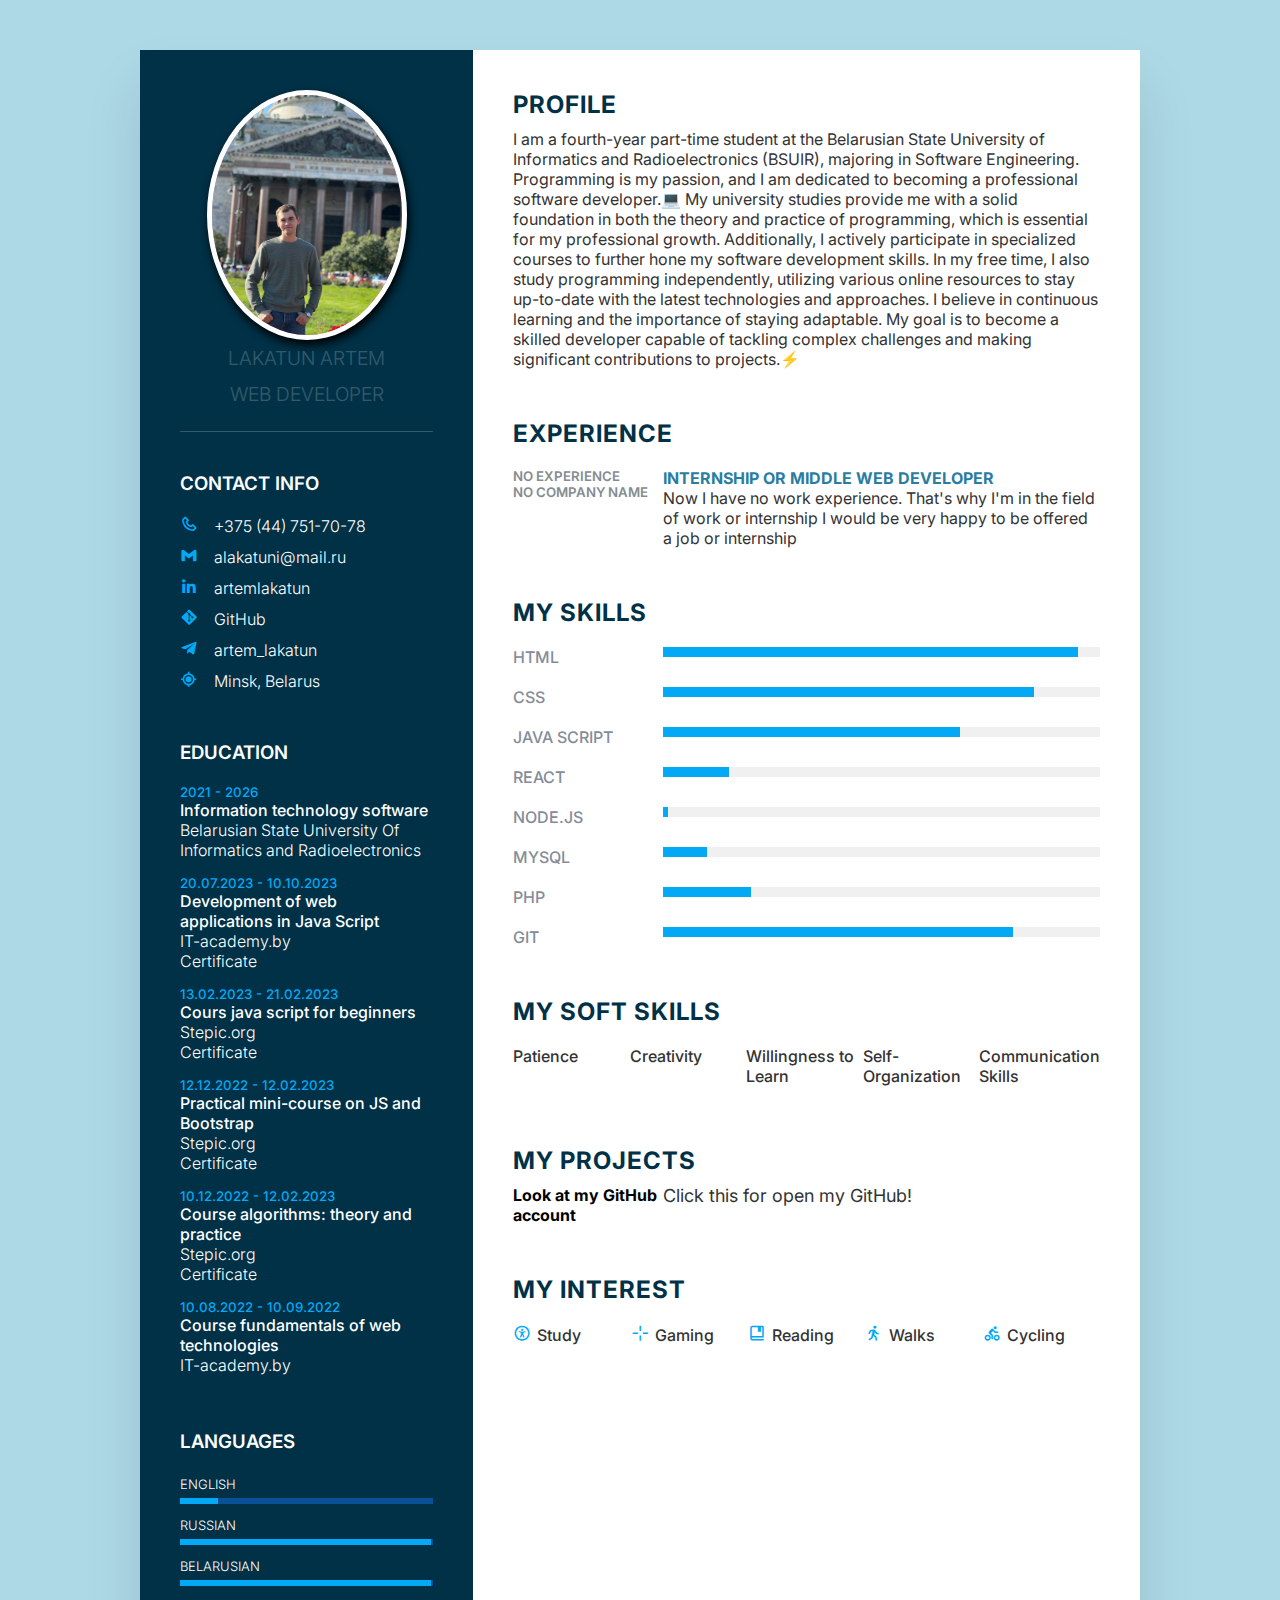
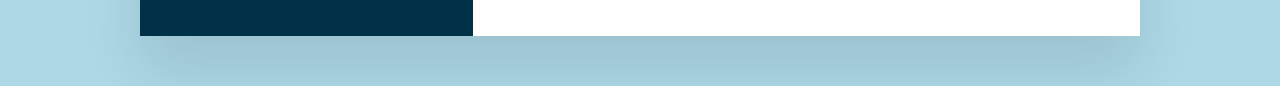
<file: index.html>
<!DOCTYPE html>
<html lang="en">
<head>
    <meta charset="UTF-8">
    <title>My CV</title>
    <link rel="preconnect" href="https://fonts.googleapis.com">
    <link rel="preconnect" href="https://fonts.gstatic.com" crossorigin>
    <link href="https://fonts.googleapis.com/css2?family=Inter&display=swap" rel="stylesheet">
    <link href='https://unpkg.com/boxicons@2.1.4/css/boxicons.min.css' rel='stylesheet'>

    <link rel="stylesheet" href="style.css">
</head>
<body>
  <div class="container">
    <div class="left_side">
        <div class="profile_text">
            <div class="image_box">
                <img class="hero_image" src="image/photo.jpg" alt="myPhoto">
            </div>
            <h2><span class="anim">Lakatun Artem</span><br><span class="anim">Web Developer</span></h2>
        </div>
        <div class="contact_info">
            <h3 class="title" >Contact Info</h3>
            <ul>
                <li>
                    <span class="icon"><i class='bx bx-phone' ></i></span>
                    <span class="text">+375 (44) 751-70-78</span>
                </li>
            </ul>
            <ul>
                <li>
                    <span class="icon"><i class='bx bxl-gmail'></i></span>
                    <span class="text">alakatuni@mail.ru</span>
                </li>
            </ul>
            <ul>
                <li>
                    <span class="icon"><i class='bx bxl-linkedin' ></i></span>
                    <span class="text"><a class="link" href="https://www.linkedin.com/in/artemlakatun">artemlakatun</a></span>
                </li>
            </ul>
            <ul>
                <li>
                    <span class="icon"><i class='bx bxl-git' ></i></span>
                    <span class="text"><a class="link" href="https://github.com/artemlakatun">GitHub</a></span>
                </li>
            </ul>
            <ul>
                <li>
                    <span class="icon"><i class='bx bxl-telegram' ></i></span>
                    <span class="text"><a class="link" href="https://t.me/artem_lakatun">artem_lakatun</a></span>
                </li>
            </ul>
            <ul>
                <li>
                    <span class="icon"><i class='bx bx-current-location' ></i></span>
                    <span class="text">Minsk, Belarus</span>
                </li>
            </ul>
        </div>

        <div class="contact_info education">
            <h3 class="title">Education</h3>
            <ul>
                <li>
                    <h5>2021 - 2026</h5>
                    <h4>Information technology software</h4>
                    <h4> <a class="link" href="https://www.bsuir.by/">Belarusian State University Of Informatics and Radioelectronics</a></h4>
                </li>
                <li>
                    <h5>20.07.2023 - 10.10.2023</h5>
                    <h4>Development of web applications in Java Script</h4>
                    <h4><a class="link" href="https://www.it-academy.by/?utm_source=google&utm_medium=cpc&utm_campaign=search_brend&utm_content=645421072208&utm_term=it%20academy&gclid=Cj0KCQjwmZejBhC_ARIsAGhCqne_5RHUMoin5tw0a_NCzWFjEEsHCqWbYQuvKT_ArWrbF1lwI5pbvoYaAsduEALw_wcB">IT-academy.by</a></h4>
                    <h4><a class="link" href="pdf/js.pdf" target="_blank">Certificate</a></h4>
                </li>
                <li>
                    <h5>13.02.2023 - 21.02.2023</h5>
                    <h4>Cours java script for beginners</h4>
                    <h4><a class="link" href="https://welcome.stepik.org/ru">Stepic.org</a></h4>
                    <h4><a class="link" href="pdf/stepik-certificate-2223-102b7f8.pdf" target="_blank">Certificate</a></h4>
                </li>
                <li>
                    <h5>12.12.2022 - 12.02.2023</h5>
                    <h4>Practical mini-course on JS and Bootstrap</h4>
                    <h4><a class="link" href="https://welcome.stepik.org/ru">Stepic.org</a></h4>
                    <h4><a class="link" href="pdf/stepik-certificate-js-boot.pdf" target="_blank">Certificate</a></h4>
                </li>

                <li>
                    <h5>10.12.2022 - 12.02.2023</h5>
                    <h4>Course algorithms: theory and practice</h4>
                    <h4><a class="link" href="https://welcome.stepik.org/ru">Stepic.org</a></h4>
                    <h4><a class="link" href="pdf/stepik-certificate-217-5cade3f.pdf" target="_blank">Certificate</a></h4>
                </li>
                <li>
                    <h5>10.08.2022 - 10.09.2022</h5>
                    <h4>Course fundamentals of web technologies</h4>
                    <h4><a class="link" href="https://www.it-academy.by/?utm_source=google&utm_medium=cpc&utm_campaign=search_brend&utm_content=645421072208&utm_term=it%20academy&gclid=Cj0KCQjwmZejBhC_ARIsAGhCqne_5RHUMoin5tw0a_NCzWFjEEsHCqWbYQuvKT_ArWrbF1lwI5pbvoYaAsduEALw_wcB">IT-academy.by</a></h4>
                </li>
            </ul>
        </div>

        <div class="contact_info language">
            <h3 class="title">Languages</h3>
            <div>
                <ul>
                    <li>
                        <span class="textLan">English</span>
                        <span class="percent">
                            <div style="width: 15%;"></div>
                        </span>
                    </li>
                    <li>
                        <span class="textLan">Russian</span>
                        <span class="percent">
                            <div style="width: 99%;"></div>
                        </span>
                    </li>
                    <li>
                        <span class="textLan">Belarusian</span>
                        <span class="percent">
                            <div style="width: 99%;"></div>
                        </span>
                    </li>
                </ul>
            </div>
        </div>
    </div>

    <div class="right_side">
        <div class="aboutMe">
            <h2 class="title2">Profile</h2>
            <p>I am a fourth-year part-time student at the Belarusian State University of Informatics and Radioelectronics (BSUIR), majoring in Software Engineering.
                Programming is my passion, and I am dedicated to becoming a professional software developer.💻
                My university studies provide me with a solid foundation in both the theory and practice of programming, which is essential for my professional growth.
                Additionally, I actively participate in specialized courses to further hone my software development skills. In my free time, I also study programming
                independently, utilizing various online resources to stay up-to-date with the latest technologies and approaches.
                I believe in continuous learning and the importance of staying adaptable. My goal is to become a skilled developer capable of tackling complex
                challenges and making significant contributions to projects.⚡</p>
        </div>
        <div class="aboutMe">
            <h2 class="title2">Experience</h2>
            <div class="box">
                <div class="year_company">
                    <h5>No experience</h5>
                    <h5>No company name</h5>
                </div>
                <div class="text">
                    <h4>Internship or Middle Web Developer</h4>
                    <p>Now I have no work experience. That's why I'm in the field of work or internship
                        I would be very happy to be offered a job or internship</p>
                </div>
            </div>
        </div>

        <div class="aboutMe skills">
            <h2 class="title2">My skills</h2>
            <div class="box">
                <h4>HTML</h4>
                <div class="percent">
                    <div style="width: 95%;"></div>
                </div>
            </div>
            <div class="box">
                <h4>CSS</h4>
                <div class="percent">
                    <div style="width: 85%;"></div>
                </div>
            </div>
            <div class="box">
                <h4>Java Script</h4>
                <div class="percent">
                    <div style="width: 68%;"></div>
                </div>
            </div>
            <div class="box">
                <h4>React</h4>
                <div class="percent">
                    <div style="width: 15%;"></div>
                </div>
            </div>
            <div class="box">
                <h4>Node.js</h4>
                <div class="percent">
                    <div style="width: 1%;"></div>
                </div>
            </div>
            <div class="box">
                <h4>MySQL</h4>
                <div class="percent">
                    <div style="width: 10%;"></div>
                </div>
            </div>
            <div class="box">
                <h4>PHP</h4>
                <div class="percent">
                    <div style="width: 20%;"></div>
                </div>
            </div>
            <div class="box">
                <h4>Git</h4>
                <div class="percent">
                    <div style="width: 80%;"></div>
                </div>
            </div>
        </div>

        <div class="aboutMe softSkills">
            <h2 class="title2">My soft skills</h2>
            <ul>
                <li>Patience</li>
                <li>Creativity</li>
                <li>Willingness to Learn</li>
                <li>Self-Organization</li>
                <li>Communication Skills</li>
            </ul>
        </div>

        <div class="aboutMe projects">
            <h2 class="title3">My projects</h2>
            <div class="box1">
                <h4>Look at my GitHub account</h4>
                <div class="percent">
                    <a class="project_link" href="https://github.com/artemlakatun">Click this for open my GitHub!</a>
                </div>
            </div>
                <!-- <div class="box1">
                    <h4>Neon site</h4>
                    <div class="percent">
                        <a class="project_link" href="https://artemlakatun.github.io/NeonWebSite/">Click this for open neon site!</a>
                    </div>
                </div>
                <div class="box1">
                    <h4>Weather site</h4>
                    <div class="percent">
                        <a class="project_link" href="https://artemlakatun.github.io/weather_site/">Click this for open weather site!</a>
                    </div>
                </div> -->
        </div>

        <div class="aboutMe interest">
            <h2 class="title2">My interest</h2>
            <ul>
                <li><i class='bx bx-universal-access' ></i> Study</li>
                <li><i class='bx bx-cross' ></i> Gaming</li>
                <li><i class='bx bx-book-bookmark' ></i> Reading</li>
                <li><i class='bx bx-walk' ></i> Walks</li>
                <li><i class='bx bx-cycling' ></i> Cycling</li>
            </ul>
        </div>
    </div>
  </div>
</body>
</html>
</file>
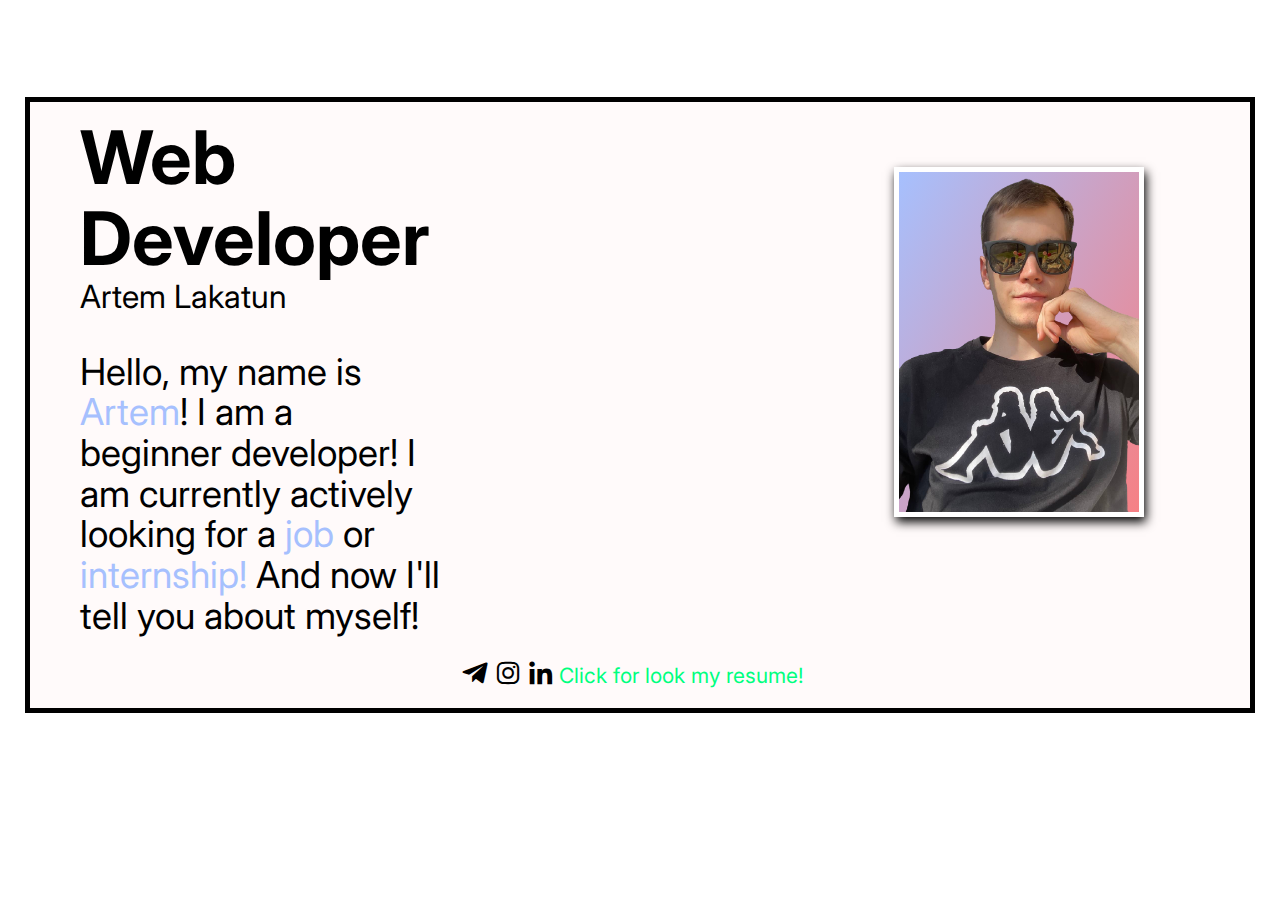
<file: CV/index.html>
<!DOCTYPE html>
<html lang="en">
<head>
    <meta charset="UTF-8">
    <title>About Me</title>
    <link rel="preconnect" href="https://fonts.googleapis.com">
    <link rel="preconnect" href="https://fonts.gstatic.com" crossorigin>
    <link href="https://fonts.googleapis.com/css2?family=Inter&display=swap" rel="stylesheet">
    <link href="https://unpkg.com/boxicons@2.1.4/css/boxicons.min.css" rel="stylesheet">
    <link rel="stylesheet" href="style.css">
</head>
<body>
    <div class="hero">
        <div class="container hero__container">
            <div class="hero_title">
                <h1 class="hero_about">Web Developer</h1>
                <h2 class="hero_subtitle"> Artem Lakatun</h2>
                <p class="hero_description">Hello, my name is <span class="artem">Artem</span>! I am a beginner developer! I am currently actively looking for a <span class="artem">job</span> or <span class="artem">internship!</span>
                    And now I'll tell you about myself!</p>
            </div>
            <div class="hero_links">
                <a class="hero_link" href="https://t.me/artem_lakatun"><i class='bx bxl-telegram'></i></a>
                <a class="hero_link" href="http://www.instagram.com/artem_lakatun"><i class='bx bxl-instagram'></i></a>
                <a class="hero_link" href="https://www.linkedin.com/in/artemlakatun"><i class='bx bxl-linkedin'></i></a>
                <a class="hero_link1" href="#">Click for look my resume!</a>
            </div>
            <div class="hero_box">
                <img class="hero_box_image" src="../image/me.png" alt="myPhoto">
            </div>
        </div>
    </div>
</body>
</html>
</file>
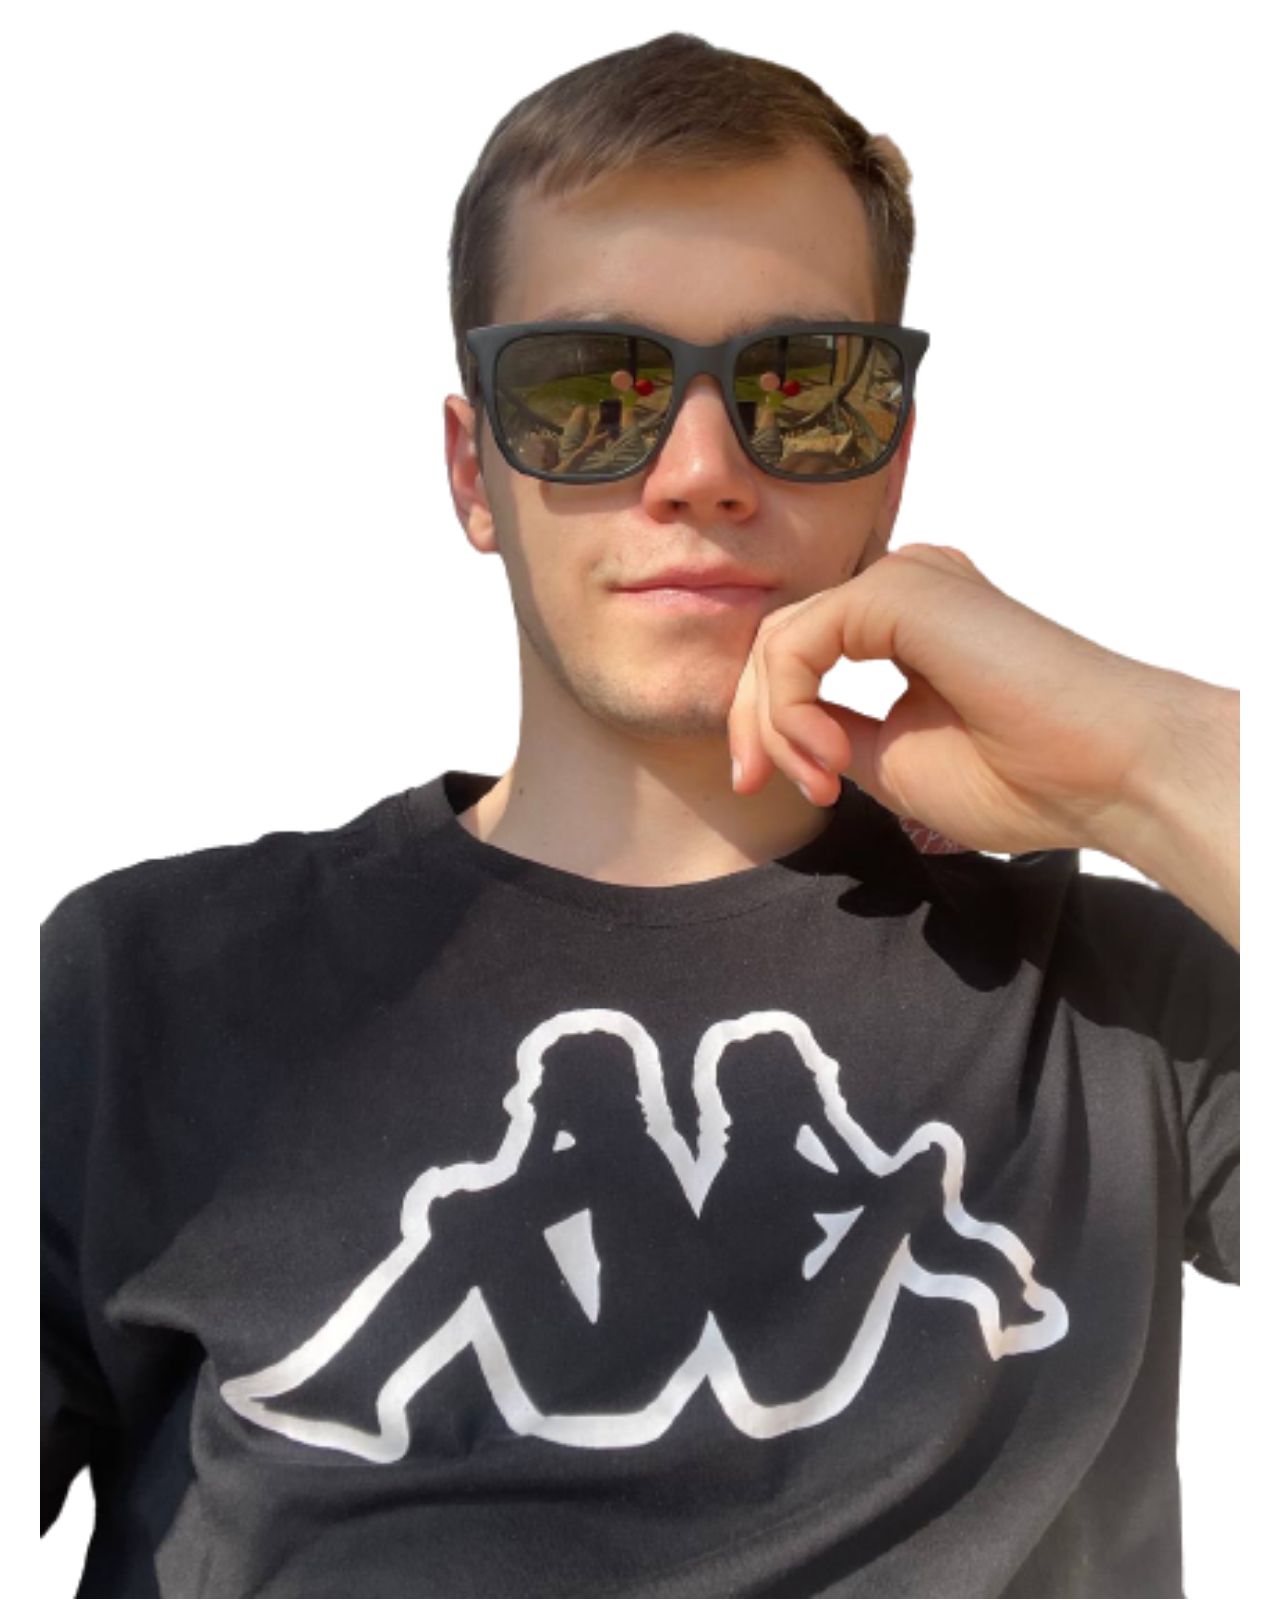
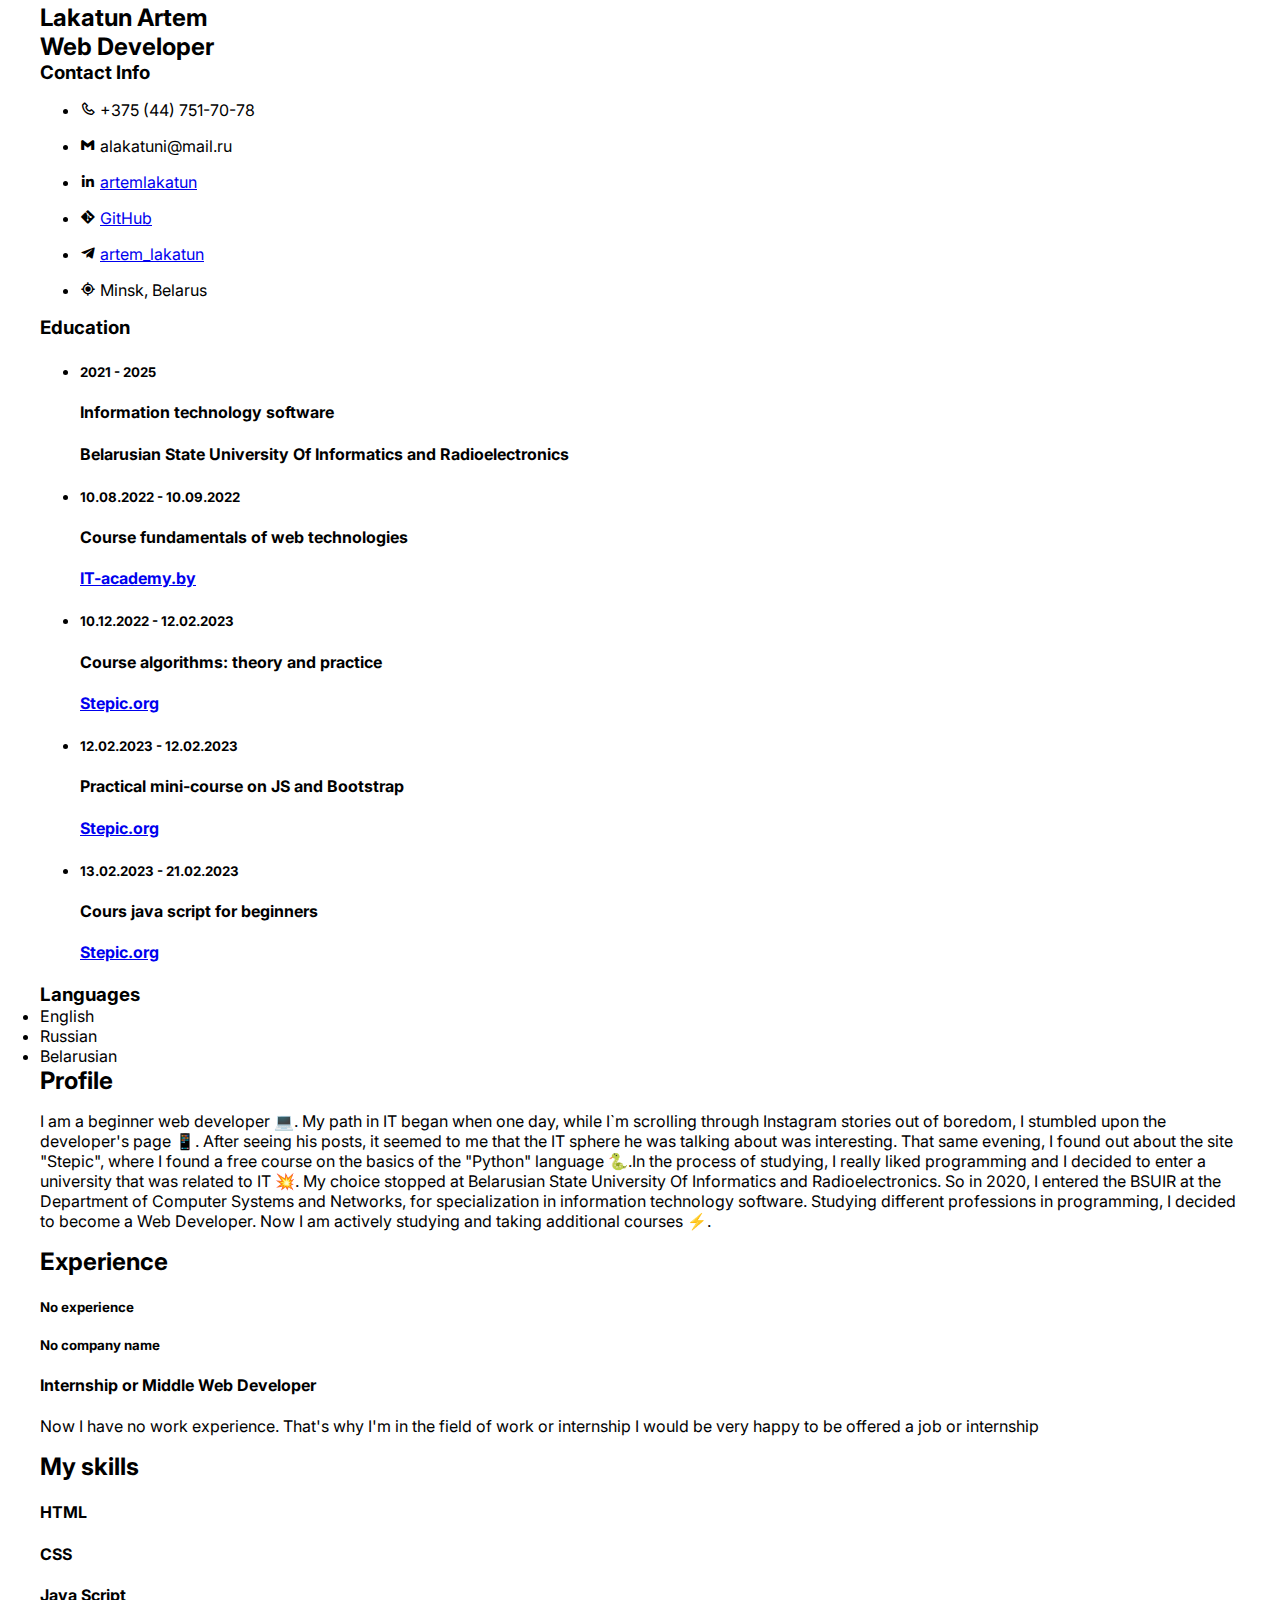
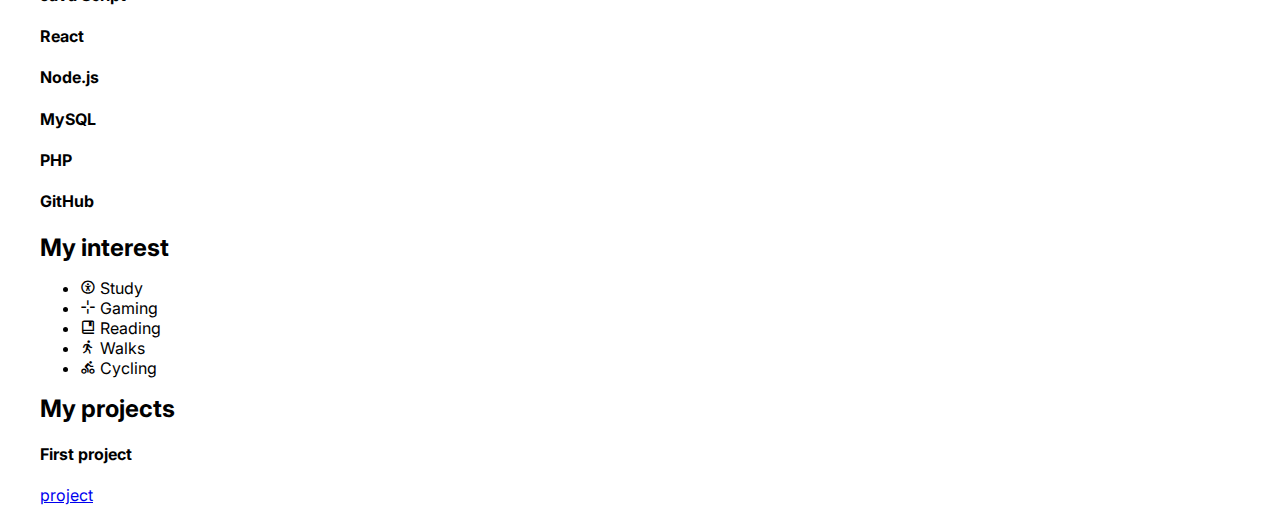
<file: CV/html.html>
<!DOCTYPE html>
<html lang="en">
<head>
    <meta charset="UTF-8">
    <title>My CV</title>
    <link rel="preconnect" href="https://fonts.googleapis.com">
    <link rel="preconnect" href="https://fonts.gstatic.com" crossorigin>
    <link href="https://fonts.googleapis.com/css2?family=Inter&display=swap" rel="stylesheet">
    <link href='https://unpkg.com/boxicons@2.1.4/css/boxicons.min.css' rel='stylesheet'>

    <link rel="stylesheet" href="style.css">
</head>
<body>
  <div class="container">
    <div class="left_side">
        <div class="profile_text">
            <div class="image_box">
                <img class="hero_image" src="../image/me1.png" alt="myPhoto">
            </div>
            <h2><span class="anim">Lakatun Artem</span><br><span class="anim">Web Developer</span></h2>
        </div>
        <div class="contact_info">
            <h3 class="title" >Contact Info</h3>
            <ul>
                <li>
                    <span class="icon"><i class='bx bx-phone' ></i></span>
                    <span class="text">+375 (44) 751-70-78</span>
                </li>
            </ul>
            <ul>
                <li>
                    <span class="icon"><i class='bx bxl-gmail'></i></span>
                    <span class="text">alakatuni@mail.ru</span>
                </li>
            </ul>
            <ul>
                <li>
                    <span class="icon"><i class='bx bxl-linkedin' ></i></span>
                    <span class="text"><a class="link" href="https://www.linkedin.com/in/artemlakatun">artemlakatun</a></span>
                </li>
            </ul>
            <ul>
                <li>
                    <span class="icon"><i class='bx bxl-git' ></i></span>
                    <span class="text"><a class="link" href="https://github.com/artemlakatun">GitHub</a></span>
                </li>
            </ul>
            <ul>
                <li>
                    <span class="icon"><i class='bx bxl-telegram' ></i></span>
                    <span class="text"><a class="link" href="https://t.me/artem_lakatun">artem_lakatun</a></span>
                </li>
            </ul>
            <ul>
                <li>
                    <span class="icon"><i class='bx bx-current-location' ></i></span>
                    <span class="text">Minsk, Belarus</span>
                </li>
            </ul>
        </div>

        <div class="contact_info education">
            <h3 class="title">Education</h3>
            <ul>
                <li>
                    <h5>2021 - 2025</h5>
                    <h4>Information technology software</h4>
                    <h4> Belarusian State University Of Informatics and Radioelectronics</h4>
                </li>
                <li>
                    <h5>10.08.2022 - 10.09.2022</h5>
                    <h4>Course fundamentals of web technologies</h4>
                    <h4><a class="link" href="https://www.it-academy.by/?utm_source=google&utm_medium=cpc&utm_campaign=search_brend&utm_content=645421072208&utm_term=it%20academy&gclid=Cj0KCQjwmZejBhC_ARIsAGhCqne_5RHUMoin5tw0a_NCzWFjEEsHCqWbYQuvKT_ArWrbF1lwI5pbvoYaAsduEALw_wcB">IT-academy.by</a></h4>
                </li>
                <li>
                    <h5>10.12.2022 - 12.02.2023</h5>
                    <h4>Course algorithms: theory and practice</h4>
                    <h4><a class="link" href="https://welcome.stepik.org/ru">Stepic.org</a></h4>
                </li>
                <li>
                    <h5>12.02.2023 - 12.02.2023</h5>
                    <h4>Practical mini-course on JS and Bootstrap</h4>
                    <h4><a class="link" href="https://welcome.stepik.org/ru">Stepic.org</a></h4>
                </li>
                <li>
                    <h5>13.02.2023 - 21.02.2023</h5>
                    <h4>Cours java script for beginners</h4>
                    <h4><a class="link" href="https://welcome.stepik.org/ru">Stepic.org</a></h4>
                </li>
            </ul>
        </div>

        <div class="contact_info language">
            <h3 class="title">Languages</h3>
            <div>
                <li>
                    <span class="textLan">English</span>
                    <span class="percent">
                        <div style="width: 15%;"></div>
                    </span>
                </li>
                <li>
                    <span class="textLan">Russian</span>
                    <span class="percent">
                        <div style="width: 99%;"></div>
                    </span>
                </li>
                <li>
                    <span class="textLan">Belarusian</span>
                    <span class="percent">
                        <div style="width: 99%;"></div>
                    </span>
                </li>
            </div>
        </div>
    </div>

    <div class="right_side">
        <div class="aboutMe">
            <h2 class="title2">Profile</h2>
            <p>I am a beginner web developer 💻. My path in IT began when one day, while I`m scrolling through Instagram stories out of boredom,
                I stumbled upon the developer's page 📱. After seeing his posts, it seemed to me that the IT sphere he was talking about was interesting.
                That same evening, I found out about the site "Stepic", where I found a free course on the basics of the "Python" language 🐍.In the
                process of studying, I really liked programming and I decided to enter a university that was related to IT 💥. My choice stopped at
                Belarusian State University Of Informatics and Radioelectronics. So in 2020, I entered the BSUIR at the Department of Computer
                Systems and Networks, for specialization in information technology software. Studying different professions in programming,
                I decided to become a Web Developer. Now I am actively studying and taking additional courses ⚡.</p>
        </div>
        <div class="aboutMe">
            <h2 class="title2">Experience</h2>
            <div class="box">
                <div class="year_company">
                    <h5>No experience</h5>
                    <h5>No company name</h5>
                </div>
                <div class="text">
                    <h4>Internship or Middle Web Developer</h4>
                    <p>Now I have no work experience. That's why I'm in the field of work or internship
                        I would be very happy to be offered a job or internship</p>
                </div>
            </div>
        </div>

        <div class="aboutMe skills">
            <h2 class="title2">My skills</h2>
            <div class="box">
                <h4>HTML</h4>
                <div class="percent">
                    <div style="width: 85%;"></div>
                </div>
            </div>
            <div class="box">
                <h4>CSS</h4>
                <div class="percent">
                    <div style="width: 75%;"></div>
                </div>
            </div>
            <div class="box">
                <h4>Java Script</h4>
                <div class="percent">
                    <div style="width: 15%;"></div>
                </div>
            </div>
            <div class="box">
                <h4>React</h4>
                <div class="percent">
                    <div style="width: 1%;"></div>
                </div>
            </div>
            <div class="box">
                <h4>Node.js</h4>
                <div class="percent">
                    <div style="width: 1%;"></div>
                </div>
            </div>
            <div class="box">
                <h4>MySQL</h4>
                <div class="percent">
                    <div style="width: 1%;"></div>
                </div>
            </div>
            <div class="box">
                <h4>PHP</h4>
                <div class="percent">
                    <div style="width: 1%;"></div>
                </div>
            </div>
            <div class="box">
                <h4>GitHub</h4>
                <div class="percent">
                    <div style="width: 80%;"></div>
                </div>
            </div>
        </div>

        <div class="aboutMe interest">
            <h2 class="title2">My interest</h2>
            <ul>
                <li><i class='bx bx-universal-access' ></i> Study</li>
                <li><i class='bx bx-cross' ></i> Gaming</li>
                <li><i class='bx bx-book-bookmark' ></i> Reading</li>
                <li><i class='bx bx-walk' ></i> Walks</li>
                <li><i class='bx bx-cycling' ></i> Cycling</li>
            </ul>
        </div>

        <div class="aboutMe projects">
            <h2 class="title3">My projects</h2>
            <div class="box1">
                <h4>First project</h4>
                <div class="percent">
                    <a class="project_link" href="#">project</a>
                </div>
            </div>
        </div>

    </div>
  </div>
</body>
</html>
</file>
<file: style.css>
* {
    margin: 0;
    padding: 0;
    box-sizing: border-box;
    font-family: 'Inter', sans-serif;
}

body {
    background: lightblue;
    display: flex;
    justify-content: center;
    align-items: center;
    min-height: 100vh;
}

.container {
    position: relative;
    width: 100%;
    max-width: 1000px;
    min-height: 1000px;
    background: #fff;
    display: grid;
    grid-template-columns: 1fr 2fr;
    box-shadow: 0 35px 55px rgba(0, 0, 0, 0.1);
    margin: 50px;
}

.container .left_side {
    position: relative;
    background: #003147;
    padding: 40px;
}

.container .right_side {
    position: relative;
    background: #fff;
    padding: 40px;
}

.profile_text {
    position: relative;
    display: flex;
    flex-direction: column;
    align-items: center;
    padding-bottom: 20px;
    border-bottom: 1px solid rgba(255, 255, 255, 0.2);
}

.anim {
    opacity: 0.2;
    animation-name: glowing;
    animation-duration: 2s;
    animation-iteration-count: infinite;
}

@keyframes glowing {
    0%, 100% {
       opacity: 1;
       filter: blur(1);
        text-shadow: 0 0 10px #00008b,
            0 0 20px #00008b,
            0 0 40px #00008b,
            0 0 60px #00008b,
            0 0 80px #00008b,
            0 0 90px #00008b;
    }
    30%, 70% {
        opacity: 0.2;
        filter: blur(0);
        text-shadow: none;
}
}

.profile_text .image_box {
    position: relative;
    width: 200px;
    height: 250px;
    border-radius: 50%;
    overflow: hidden;

    background-image: linear-gradient(120deg, #a6c0fe 0%, #f68084 100%);
    border: 5px solid white;
    box-shadow: 2px 5px 10px
    rgba(0, 0, 0.5);
    animation: ava-animate 10s infinite alternate;
}

.hero_image {
    animation: ava-bg 2s infinite alternate;
}

@keyframes ava-animate {
    0% {
        border-radius: 0% 100% 0% 100% / 100% 0% 100% 0%    ;
    }
    50% {
        border-radius: 51% 49% 50% 50% / 45% 48% 52% 55%    ;
    }
    100% {
        border-radius: 100% 0% 100% 0% / 0% 100% 0% 100%     ;
    }
}

@keyframes ava-bg {
    from{
        backdrop-filter: hue-rotate(90deg);
    }
}

.profile_text .image_box img {
    position: absolute;
    top: 0;
    left: 0;
    width: 100%;
    height: 100%;
    object-fit: cover;
}

.profile_text h2 {
    color: #fff;
    font-size: 1.5em;
    text-transform: uppercase;
    text-align: center;
    font-weight: 600;
    line-height: 1.4em;
}

.profile_text h2 span {
    font-size: 0.8em;
    font-weight: 300;
}

.link {
    text-decoration: none;
    color: #fff;
    transition: 0.4s;
}

.link:hover{
    color: #03a9f4;
}

.contact_info {
    padding-top: 40px;
}

.title {
    color: #fff;
    text-transform: uppercase;
    font-weight: 600;
    Latter-spacing: 1px;
    margin-bottom: 20px;
}

.contact_info ul {
    position: relative;
}

.contact_info ul li {
    position: relative;
    List-style: none;
    margin: 10px 0;
    cursor: pointer;
}

.contact_info ul li .icon {
    display: inline-block;
    width: 30px;
    font-size: 18px;
    color: #03a9f4
}

.contact_info ul li span {
    color: #fff;
    font-weight: 300;
}

/*Education*/

.contact_info.education li{
    margin-bottom: 15px;
}

.contact_info.education h5 {
    color: #03a9f4;
    font-weight: 500;
}

.contact_info.education h4:nth-child(2) {
    color: #fff;
    font-weight: 500;
}

.contact_info.education h4 {
    color: #fff;
    font-weight: 300;
}

/*Languages*/

.contact_info div{
    list-style-type: none;
}

.contact_info.language .percent {
    position: relative;
    width: 100%;
    height: 6px;
    background: #085196;
    display: block;
    margin-top: 5px;
}

.contact_info.language .percent div {
    position: absolute;
    top: 0;
    left: 0;
    height: 100%;
    background: #03a9f4;
}

.textLan {
    color: gainsboro;
    text-transform: uppercase;
    font-size: 13px;
    font-weight: 100;
    Latter-spacing: 1px;
}

/*right*/

.aboutMe {
    margin-bottom: 50px;
}

.aboutMe:last-child {
    margin-bottom: 0;
}

.title2 {
    color: #003147;
    text-transform: uppercase;
    Letter-spacing: 1px;
    margin-bottom: 10px;
}

p {
    color: #333;
}

.aboutMe .box {
    display: flex;
    flex-direction:  row;
    margin:  20px 0;
}

.aboutMe .box .year_company {
    min-width: 150px;
}

.aboutMe .box .year_company h5 {
    text-transform: uppercase;
    color: #848c90;
    font-weight: 600;
}

.aboutMe .box .text h4 {
    text-transform: uppercase;
    color: #2a7da2;
    font-size: 16px;
}

/*Skills*/

.skills .box {
    position: relative;
    width: 100%;
    display: grid;
    grid-template-columns: 150px 1fr;
    justify-content: center;
}

.skills .box h4 {
    text-transform: uppercase;
    color: #848c99;
    font-weight: 500;
}

.skills .box .percent {
    position: relative;
    width: 100%;
    height: 10px;
    background: #f0f0f0;
}

.skills .box .percent div {
    position: absolute;
    top: 0;
    left: 0;
    height: 100%;
    background: #03a9f4;
}

/*softSkills*/

.softSkills ul {
    display: grid;
    grid-template-columns: repeat(5, 1fr);
}

.softSkills ul li {
    List-style: none;
    color: #333;
    font-weight: 500;
    margin: 10px 0;
}

.softSkills ul li i {
    color: #03a9f4;
    font-size: 18px;
    width: 20px;
}

/*Interest*/

.interest ul {
    display: grid;
    grid-template-columns: repeat(5, 1fr);
}

.interest ul li {
    List-style: none;
    color: #333;
    font-weight: 500;
    margin: 10px 0;
}

.interest ul li i {
    color: #03a9f4;
    font-size: 18px;
    width: 20px;
}

/*Projects*/

.title3 {
    color: #003147;
    text-transform: uppercase;
    Letter-spacing: 1px;
    margin-bottom: 10px;
}

.projects .box1 {
    position: relative;
    width: 100%;
    display: grid;
    grid-template-columns: 150px 1fr;
    justify-content: center;
}

.projects .box1 a {
    font-size: 18px;
}

.project_link {
    color: #333333;
    text-decoration: none;
    transition: 0.4s;
}

.project_link:hover {
    color: #03a9f4;
}

@media (max-width: 100px) {
    .container {
        margin: 10px;
        grid-template-columns: repeat(1, 1fr);
    }

    .interest ul {
        grid-template-columns: repeat(2, 1fr);
    }
}

@media (max-width: 600px) {
    .aboutMe .box {
        flex-direction:  column;
    }

    .about .box .year_company {
        margin-bottom: 5px;
    }

    .interest ul {
        grid-template-columns: repeat(1, 1fr);
    }

    .skills .box {
        grid-template-columns: repeat(1, 1fr);
    }
}
</file>
<file: CV/style.css>
*,
::before,
::after {
    box-sizing: border-box;
}

body {
    margin: 0;
    font-family: 'Inter', sans-serif;
}

img {
    width: 100%;
    height: 100%;
}

h1, h2, h3 {
    margin: 0;
}


@keyframes glowing {
    0%, 100% {
        opacity: 1;
        filter: blur(1);
        text-shadow: 0 0 5px #00008b,
        0 0 10px #00008b,
        0 0 20px #00008b,
        0 0 30px #00008b,
        0 0 40px #00008b,
        0 0 50px #00008b;
    }
    30%, 70% {
        opacity: 0.2;
        filter: blur(0);
        text-shadow: none;
    }
}

.hero{
    min-height: 90vh;
    display: flex;
    justify-content: center;
    align-items: center;
}

.container {
    max-width: 1230px;
    width: 100%;
    height: 100%;
    margin: 0 auto;
    padding: 0 15px;
}

.hero__container {
    display: grid;
    grid-template-columns: repeat(auto-fit, minmax(200px, 1fr));
    grid-gap: 20px;
    border-width: 5px;
    border-color: black;
    border-style: solid;
    padding: 15px 50px;
    background: #FFFAFA;
}
 .hero_about{
    display: flex;
    flex-direction: column;
    justify-content: center;
}

.hero_title {
    margin-bottom:  20px;
    font-size: 37px;
    line-height: 1.1;
}

.hero_subtitle {
    font-size: 32px;
    font-weight: 400;
}

.hero_links {
    display: flex;
    align-items: flex-end;
}

.hero_link {
    margin-right: 3px;
    font-size: 30px;
    color: black;
    transition: color 0.3s;
}

.hero_link1 {
    color: #00FF7F;
    font-size: 21px;
    margin-right: 10px;
    transition: color 0.3s;
    padding-bottom: 5px;
    text-decoration: none;
    animation-name: glowing;
    animation-duration: 2s;
    animation-iteration-count: infinite;
}

.hero_link1:hover {
    color: #4facfe;
}

.hero_link:hover {
    color: #4facfe;
}

.hero_box {
    margin-top: 50px;
    max-width:  250px;
    max-height: 350px;
    margin-left: 15%;
    justify-content: center;
    overflow:  hidden;

    background-image: linear-gradient(120deg, #a6c0fe 0%, #f68084 100%);
    border: 5px solid white;
    box-shadow: 2px 5px 10px
    rgba(0, 0, 0.5);

    animation: ava-animate 5s infinite alternate;
}

.hero_box_image {
    animation: ava-bg 3s infinite alternate;
}

.artem {
    color: #a6c0fe;
    margin: 0;
    padding: 0;
}

@keyframes ava-animate {
    0% {
        border-radius: 100% 0% 99% 1% / 1% 100% 0% 99%   ;
    }
    40% {
        border-radius: 55% 45% 49% 51% / 51% 52% 48% 49%   ;
    }
    60% {
        border-radius: 16% 84% 19% 81% / 75% 21% 79% 25%   ;
    }
    100% {
        border-radius: 0% 100% 0% 100% / 100% 0% 100% 0%    ;
    }
}

@keyframes ava-bg {
    from{
        backdrop-filter: hue-rotate(90deg);
    }
}

@media screen and(max-width: 978px) {
    .hero {
        padding-top: 30px;
    }
    .hero__container {
        grid-row-gap: 20px;
    }
    .hero_title {
        font-size:  28px;
        margin-bottom: 10px;
    }
    .hero_subtitle {
        font-size: 22px;
        font-weight: 400;
    }
    .hero_description {
        font-size: 14px;
    }
    .hero_about {
        text-align: center;
    }
    .hero_links {
        justify-content: center;
    }
    .hero_box {
        max-width: 350px;
    }
}
</file>
